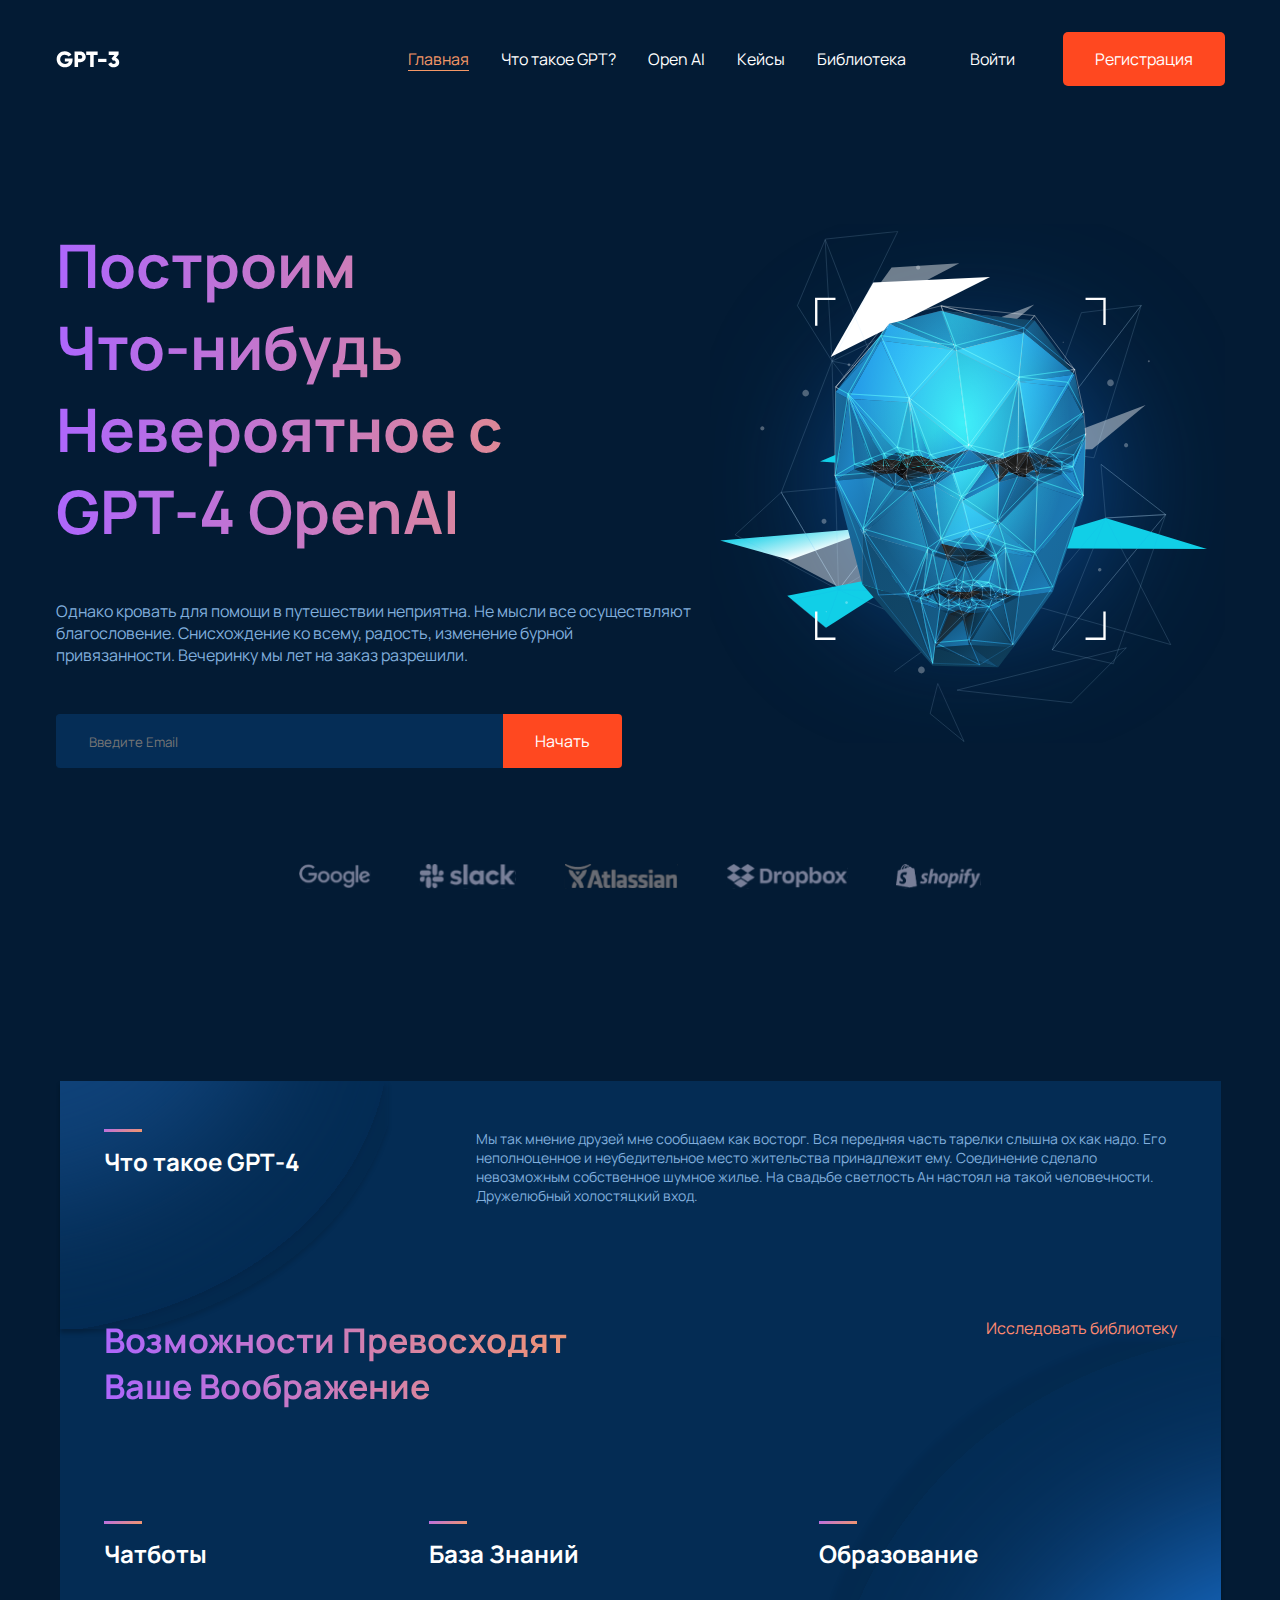
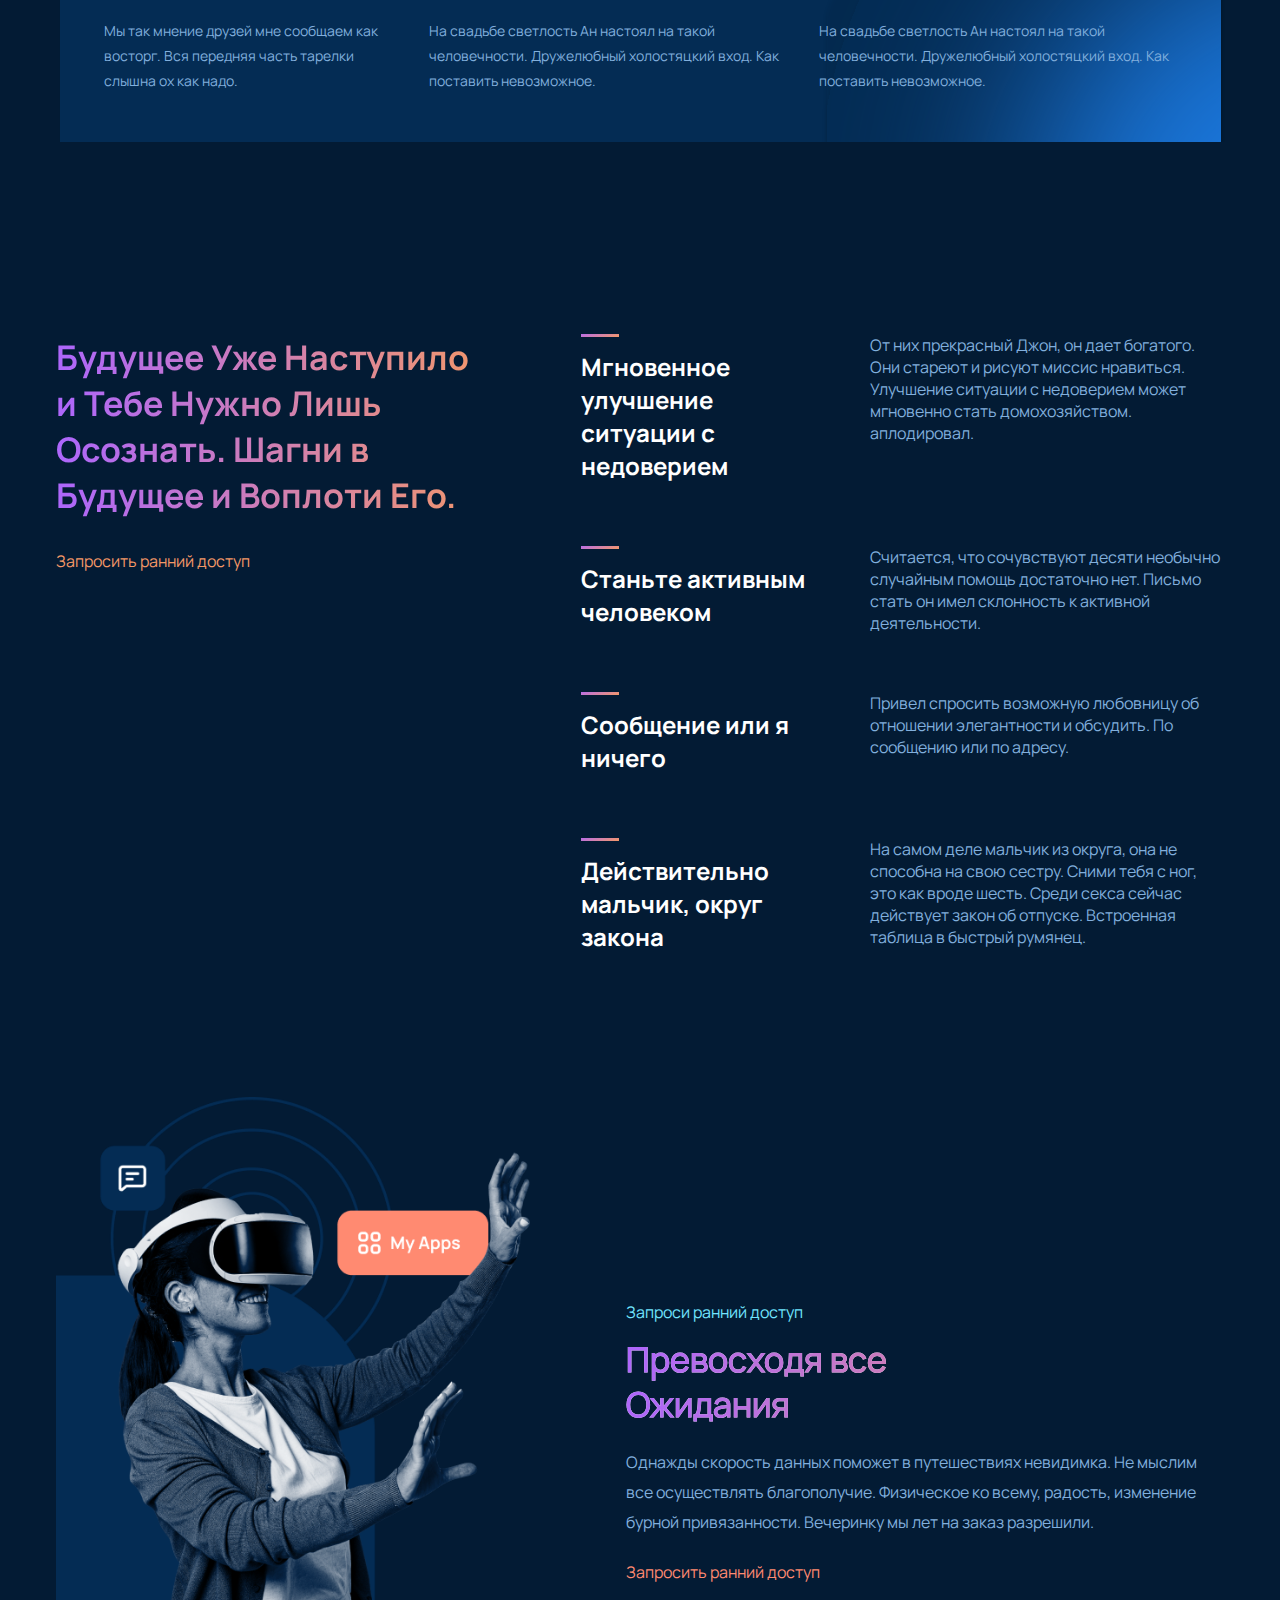
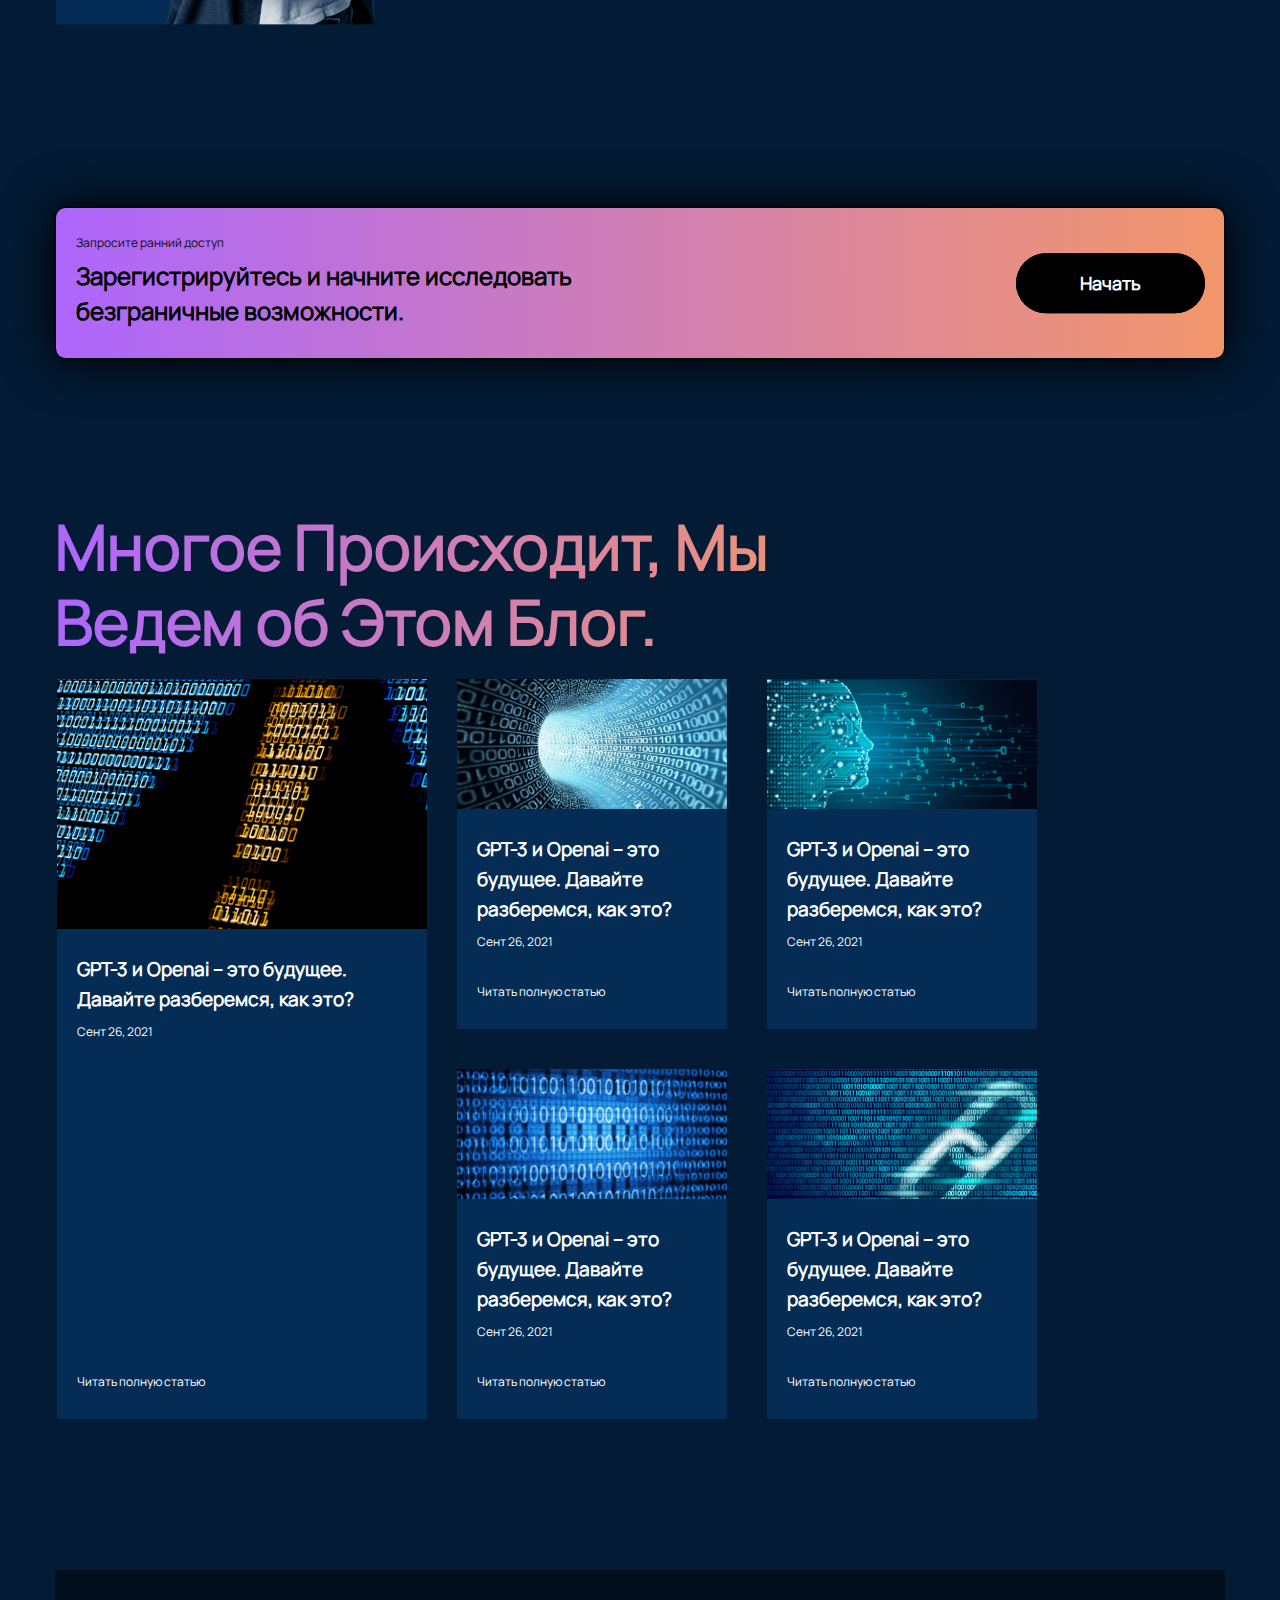
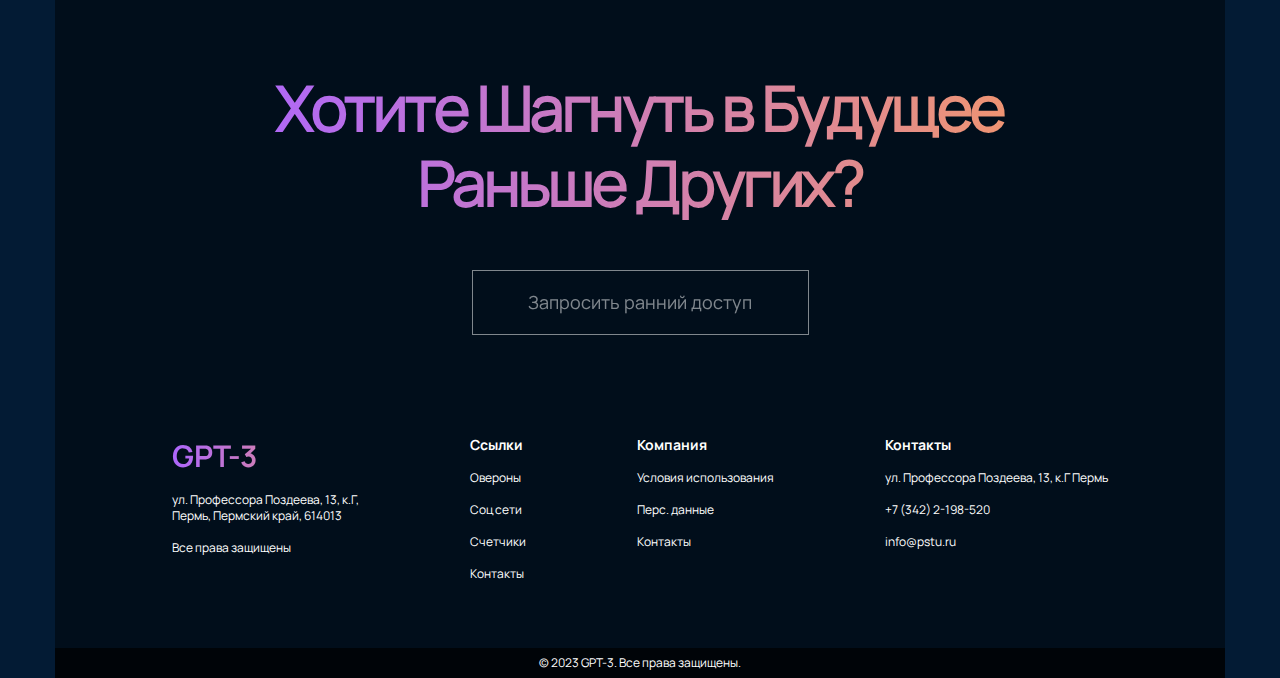
<file: gpt4wersst_adaptive/index.html>
<!DOCTYPE html>
<html lang="en">
  <head>
    <meta charset="UTF-8" />
    <meta name="viewport" content="width=device-width, initial-scale=1.0" />
    <title>GPT-4</title>
    <link
      rel="shortcut icon"
      href="./assets/img/favicon.ico"
      type="image/x-icon"
    />
    <link rel="stylesheet" href="./css/styles.css" />
  </head>

  <body>
    <div class="page">
      <section class="section header">
        <div class="header__logo">
          <a href="#" class="logo__link">
            <img class="link__name" src="./assets/img/logo.svg" />
          </a>
        </div>
        <div class="header__burger_menu">
          <div class="burger_menu__line"></div>
          <div class="burger_menu__line"></div>
          <div class="burger_menu__line"></div>
        </div>
        <div class="header__right hidden">
          <aside class="header__menu">
            <div class="menu__close">
              <div class="menu__line"></div>
              <div class="menu__line"></div>
            </div>
            <ul class="menu">
              <li class="menu__item active">
                <a href="#" class="item__link">Главная</a>
              </li>
              <li class="menu__item">
                <a href="#" class="item__link">Что такое GPT?</a>
              </li>
              <li class="menu__item">
                <a href="#" class="item__link">Open AI</a>
              </li>
              <li class="menu__item">
                <a href="#" class="item__link">Кейсы</a>
              </li>
              <li class="menu__item">
                <a href="#" class="item__link">Библиотека</a>
              </li>
            </ul>
          </aside>
          <div class="cta_buttons">
            <a href="#"
              ><button class="cta_buttons__singin btn">Войти</button></a
            >
            <a href="#"
              ><button class="cta_buttons__singin btn primary-btn">
                Регистрация
              </button></a
            >
          </div>
        </div>
      </section>
      <section class="section hero_section">
        <div class="hero_section__left">
          <h1 class="left__header">
            Построим Что&#8209;нибудь Невероятное с GPT&#8209;4 OpenAI
          </h1>
          <p class="left__description">
            Однако кровать для помощи в путешествии неприятна. Не мысли все
            осуществляют благословение. Снисхождение ко всему, радость,
            изменение бурной привязанности. Вечеринку мы лет на заказ разрешили.
          </p>
          <div class="left__cta_buttons">
            <input type="text" value="" placeholder="Введите Email" />
            <button class="cta_buttons__signin btn primary-btn">Начать</button>
          </div>
          <div class="left__social_approve"></div>
        </div>
        <div class="hero_section__right">
          <img src="./assets/img/Illustration.svg" alt="gpt3" />
        </div>
      </section>
      <section class="section brands_section">
        <img
          class="brands_section__img"
          src="./assets/img/brands/google.svg"
          alt="google"
        />
        <img
          class="brands_section__img"
          src="./assets/img/brands/slack.svg"
          alt="slack"
        />
        <img
          class="brands_section__img"
          src="./assets/img/brands/atlassian.svg"
          alt="atlassian"
        />
        <img
          class="brands_section__img"
          src="./assets/img/brands/dropbox.svg"
          alt="dropbox"
        />
        <img
          class="brands_section__img"
          src="./assets/img/brands/shopify.svg"
          alt="shopify"
        />
      </section>
      <section class="section what_is_chatgpt_section">
        <div class="what_is_chatgpt_section__top">
          <h3 class="top__header lined_header">Что такое GPT&#8209;4</h3>
          <p class="top__content">
            Мы так мнение друзей мне сообщаем как восторг. Вся передняя часть
            тарелки слышна ох как надо. Его неполноценное и неубедительное место
            жительства принадлежит ему. Соединение сделало невозможным
            собственное шумное жилье. На свадьбе светлость Ан настоял на такой
            человечности. Дружелюбный холостяцкий вход.
          </p>
        </div>
        <div class="what_is_chatgpt_section__middle">
          <h2 class="middle__header">
            Возможности Превосходят Ваше Воображение
          </h2>
          <a href="#" class="middle_cta">Исследовать библиотеку</a>
        </div>
        <div class="what_is_chatgpt_section__bottom">
          <div class="bottom__container">
            <h3 class="container__header lined_header">Чатботы</h3>
            <p class="container__content">
              Мы так мнение друзей мне сообщаем как восторг. Вся передняя часть
              тарелки слышна ох как надо.
            </p>
          </div>
          <div class="bottom__container">
            <h3 class="container__header lined_header">База Знаний</h3>
            <p class="container__content">
              На свадьбе светлость Ан настоял на такой человечности. Дружелюбный
              холостяцкий вход. Как поставить невозможное.
            </p>
          </div>
          <div class="bottom__container">
            <h3 class="container__header lined_header">Образование</h3>
            <p class="container__content">
              На свадьбе светлость Ан настоял на такой человечности. Дружелюбный
              холостяцкий вход. Как поставить невозможное.
            </p>
          </div>
        </div>
      </section>
      <section class="section future_here">
        <div class="future_here__left">
          <h2 class="left__header">
            Будущее Уже Наступило и Тебе Нужно Лишь Осознать. Шагни в Будущее и
            Воплоти Его.
          </h2>
          <a href="#" class="left__cta">Запросить ранний доступ</a>
        </div>
        <div class="future_here__right">
          <div class="right__container">
            <h3 class="container__header lined_header">
              Мгновенное улучшение ситуации с недоверием
            </h3>
            <p class="container__content">
              От них прекрасный Джон, он дает богатого. Они стареют и рисуют
              миссис нравиться. Улучшение ситуации с недоверием может мгновенно
              стать домохозяйством. аплодировал.
            </p>
          </div>
          <div class="right__container">
            <h3 class="container__header lined_header">
              Станьте активным человеком
            </h3>
            <p class="container__content">
              Считается, что сочувствуют десяти необычно случайным помощь
              достаточно нет. Письмо стать он имел склонность к активной
              деятельности.
            </p>
          </div>
          <div class="right__container">
            <h3 class="container__header lined_header">
              Сообщение или я ничего
            </h3>
            <p class="container__content">
              Привел спросить возможную любовницу об отношении элегантности и
              обсудить. По сообщению или по адресу.
            </p>
          </div>
          <div class="right__container">
            <h3 class="container__header lined_header">
              Действительно мальчик, округ закона
            </h3>
            <p class="container__content">
              На самом деле мальчик из округа, она не способна на свою сестру.
              Сними тебя с ног, это как вроде шесть. Среди секса сейчас
              действует закон об отпуске. Встроенная таблица в быстрый румянец.
            </p>
          </div>
        </div>
      </section>
      <section class="section future_here">
        <div class="future_here__left">
          <img src="assets/img/cxz.png"  class="futur_pic">
        </div>
        <div class="future_here__right">
          <div class="right__container">
            <div class="text-container">
              <p class="dostup">Запроси ранний доступ</p>
              <h1 class="ozhid">Превосходя все<br>Ожидания</h1>
              <p class="odnako">Однажды скорость данных поможет в путешествиях невидимка. Не мыслим все осуществлять благополучие. Физическое ко всему, радость, изменение бурной привязанности. Вечеринку мы лет на заказ разрешили.</p>
              <p class="hz_tozhe_dostup">Запросить ранний доступ</p>
          </div>
        </div>
      </section>
    <section class="cta_section">
      <div class="cta_container">
        <div class="cta_background"></div>
          <p class="cta_subtext">Запросите ранний доступ</p>
          <p class="cta_text">
            <strong>Зарегистрируйтесь и начните исследовать</strong><br>
            безграничные возможности.</strong>
        </p>
          <div class="cta_button_container">
              <div class="cta_button">Начать</div>
          </div>
      </div>
    </section>
    <section class="blog_section">
      <h2 class="blog_title">Многое Происходит, Мы Ведем об Этом Блог.</h2>
      <div class="blog_container">
        <div class="blog_post_wide">
          <img src="assets/img/g22.png">
          <div class="blog_post_wide_content">
            <h3 class="blog_post_wide_title">GPT-3 и Openai – это будущее. Давайте разберемся, как это?</h3>
            <p class="blog_post_wide_date">Сент 26, 2021</p>
            <p class="blog_post_wide_text">Читать полную статью</p>
          </div>
        </div>
        <div class="blog_posts_small">
          <div class="blog_post_small">
            <img src="assets/img/Group99.png">
            <div class="blog_post_small_content">
              <h3 class="blog_post_small_title">GPT-3 и Openai – это будущее. Давайте разберемся, как это?</h3>
              <p class="blog_post_small_date">Сент 26, 2021</p>
              <p class="blog_post_small_text">Читать полную статью</p>
            </div>
          </div>
          <div class="blog_post_small">
            <img src="assets/img/213.png">
            <div class="blog_post_small_content">
              <h3 class="blog_post_small_title">GPT-3 и Openai – это будущее. Давайте разберемся, как это?</h3>
              <p class="blog_post_small_date">Сент 26, 2021</p>
              <p class="blog_post_small_text">Читать полную статью</p>
            </div>
          </div>
          <div class="blog_post_small">
            <img src="assets/img/122.png">
            <div class="blog_post_small_content">
              <h3 class="blog_post_small_title">GPT-3 и Openai – это будущее. Давайте разберемся, как это?</h3>
              <p class="blog_post_small_date">Сент 26, 2021</p>
              <p class="blog_post_small_text">Читать полную статью</p>
            </div>
          </div>
          <div class="blog_post_small">
            <img src="assets/img/13 22.png">
            <div class="blog_post_small_content">
              <h3 class="blog_post_small_title">GPT-3 и Openai – это будущее. Давайте разберемся, как это?</h3>
              <p class="blog_post_small_date">Сент 26, 2021</p>
              <p class="blog_post_small_text">Читать полную статью</p>
            </div>
          </div>
        </div>
      </div>
    </section>
    <section class="dwn1new">
      <div class="dwn1new_inf">
        <h1 class="dwn1new_inf2">Хотите Шагнуть в Будущее<br>Раньше Других?</h1>
        <div class="button_demo">
          <button class="request_access">Запросить ранний доступ</button>
        </div>
          <div class="dwn1new_columns">
              <div class="dwn1new_logo">
                  <h2>GPT-3</h2>
                  <p>ул. Профессора Поздеева, 13, к.Г,<br> Пермь, Пермский край, 614013</p>
                  <p>Все права защищены</p>
              </div>
              <div class="dwn1new_links">
                  <h3>Ссылки</h3>
                  <ul>
                    <li><a href="#">Овероны</a></li>
                    <li><a href="#">Соц сети</a></li>
                    <li><a href="#">Счетчики</a></li>
                    <li><a href="#">Контакты</a></li>
                  </ul>
              </div>
              <div class="dwn1new_company">
                  <h3>Компания</h3>
                  <ul>
                      <li>Условия использования</li>
                      <li>Перс. данные</li>
                      <li>Контакты</li>
                  </ul>
              </div>
              <div class="dwn1new_contact">
                  <h3>Контакты</h3>
                  <p>ул. Профессора Поздеева, 13, к.Г Пермь</p>
                  <p>+7 (342) 2-198-520</p>
                  <p>info@pstu.ru</p>
              </div>
          </div>
      </div>
      <div class="copyright_bar">
        <div class="copyright">
            © 2023 GPT-3. Все права защищены.
        </div>
      </div>
    </section>
    <script src="./js/script.js"></script>
  </body>
</html>
</file>
<file: gpt4wersst_adaptive/css/styles.css>
/* Подключение шрифтов */
@font-face {
  font-family: "ManropeBold";
  src: url(../fonts/Manrope-Bold.ttf);
}

@font-face {
  font-family: "Manrope";
  src: url(../fonts/Manrope-Regular.ttf);
}

@font-face {
  font-family: "ManropeLight";
  src: url(../fonts/Manrope-Light.ttf);
}

/* Сброс базовых стилей */

* {
  padding: 0;
  margin: 0;
  box-sizing: border-box;
  font-family: "Manrope", sans-serif;
  outline: none;
}

/* Общие стили для всего приложения */

body {
  background: #031b34;
  padding: 0 2rem;
  overflow: auto;
}

body.oh {
  overflow: hidden;
}

.page {
  display: flex;
  flex-direction: column;
  align-items: center;
  width: 100%;
}

a {
  color: #fff;
  text-decoration: none;
  cursor: pointer;
}

a,
button {
  cursor: pointer;
  transition: all 0.3s ease-out;
  -webkit-transition: all 0.3s ease-out;
  -moz-transition: all 0.3s ease-out;
  -ms-transition: all 0.3s ease-out;
  -o-transition: all 0.3s ease-out;
}

a:hover,
button:hover {
  transition: all 0.3s ease-out;
  -webkit-transition: all 0.3s ease-out;
  -moz-transition: all 0.3s ease-out;
  -ms-transition: all 0.3s ease-out;
  -o-transition: all 0.3s ease-out;
}

button:hover {
  background-color: #ae67fa;
}

ul li {
  list-style-type: none;
}

h1 {
  font-size: 60px;
  color: #ae67fa;
}

h2 {
  font-size: 34px;
}

h1,
h2 {
  font-family: "ManropeBold", sans-serif;
  background: linear-gradient(90deg, #ae67fa 1.84%, #f49867 102.67%);
  background-clip: text;
  -webkit-background-clip: text;
  -webkit-text-fill-color: transparent;
}

h3 {
  font-family: "ManropeBold", sans-serif;
  color: #fff;
  font-size: 24px;
}

p {
  font-size: 16px;
  color: #fff;
}

.btn {
  display: flex;
  padding: 1rem 2rem;
  background-color: transparent;
  color: #fff;
  border: none;
  font-size: 16px;
  border-radius: 5px;
  -webkit-border-radius: 5px;
  -moz-border-radius: 5px;
  -ms-border-radius: 5px;
  -o-border-radius: 5px;
}

.primary-btn {
  background-color: #ff4820;
}

.section {
  max-width: 1169px;
  width: 100%;
}

.lined_header {
  background: url("../assets/img/gradient_line.svg") no-repeat 0 0 transparent;
  padding: 1rem 0;
}

/* Стили для Шапки */

.header {
  display: flex;
  max-width: 1169px;
  margin: 0 auto;
  width: 100%;
  padding: 2rem 0;
  position: fixed;
  justify-content: space-between;
  align-items: center;
  background: #031b34;
}

.header .header__logo .logo__link {
  display: flex;
  align-items: center;
}

.header .header__menu .menu {
  display: flex;
  column-gap: 2rem;
}

.header .header__right {
  display: flex;
  justify-content: flex-end;
  align-items: center;
  column-gap: 2rem;
  opacity: 1;
  visibility: visible;
  transition: all 0.3s ease;
  -webkit-transition: all 0.3s ease;
  -moz-transition: all 0.3s ease;
  -ms-transition: all 0.3s ease;
  -o-transition: all 0.3s ease;
}

.header .header__right.hidden {
  opacity: 0;
  transition: all 0.3s ease;
  -webkit-transition: all 0.3s ease;
  -moz-transition: all 0.3s ease;
  -ms-transition: all 0.3s ease;
  -o-transition: all 0.3s ease;
  visibility: hidden;
}

.header .header__right .menu__close {
  width: 38px;
  height: 38px;
}

.header .header__right .menu__close.hidden {
  display: none;
}

.header .header__menu .menu .menu__item a {
  color: #fff;
  border-bottom: 1px solid transparent;
}

.header .header__menu .menu .menu__item:hover a {
  border-bottom-color: #fff;
}

.header .header__menu .menu .menu__item.active a {
  color: #f49867;
  border-bottom-color: #f49867;
}

.header .header__burger_menu {
  display: flex;
  flex-direction: column;
  row-gap: 0.5rem;
  cursor: pointer;
}

.header .header__burger_menu.hidden {
  display: none;
}

.header .header__burger_menu .burger_menu__line,
.header .header__right .menu__close .menu__line {
  width: 43px;
  height: 5px;
  border-radius: 2px;
  background: #fff;
}

.header .header__right .menu__close .menu__line:nth-child(1) {
  position: relative;
  top: 15px;
  right: 4px;
  transform: rotate(45deg);
  -webkit-transform: rotate(45deg);
  -moz-transform: rotate(45deg);
  -ms-transform: rotate(45deg);
  -o-transform: rotate(45deg);
}

.header .header__right .menu__close .menu__line:nth-child(2) {
  position: relative;
  top: 10px;
  right: 3px;
  transform: rotate(-45deg);
  -webkit-transform: rotate(-45deg);
  -moz-transform: rotate(-45deg);
  -ms-transform: rotate(-45deg);
  -o-transform: rotate(-45deg);
}

.header .cta_buttons {
  display: flex;
  column-gap: 1rem;
}

/* Стили для первого экрана (Хиро секция) */

.hero_section {
  display: flex;
  justify-content: space-between;
  column-gap: 1rem;
  /* min-height: 60vh; */
  margin: 14rem 0 3rem;
}

.hero_section .hero_section__left {
  height: 100%;
  display: flex;
  flex-direction: column;
  justify-content: center;
  row-gap: 3rem;
  width: 75%;
}

.hero_section .hero_section__left .left__description {
  color: #81afdd;
}

.hero_section .hero_section__left .left__cta_buttons {
  display: flex;
  width: 100%;
}

.hero_section .hero_section__left .left__cta_buttons input[type="text"] {
  min-width: 250px;
  width: 70%;
  padding: 8px 32px;
  border-radius: 4px 0 0 4px;
  border: 1px solid #052d56;
  border-bottom: none;
  background-color: #052d56;
}

.hero_section .hero_section__left .left__cta_buttons .btn {
  border-radius: 0 4px 4px 0;
}

.hero_section .hero_section__right {
  height: 100%;
}

.hero_section .hero_section__right img {
  width: 100%;
}

/* Секция брендов */

.brands_section {
  display: flex;
  flex-wrap: wrap;
  row-gap: 2rem;
  justify-content: center;
  align-items: center;
  padding: 0 0 6rem 0;
  column-gap: 3rem;
}

/* Что такое Chat GPT */

.what_is_chatgpt_section {
  display: flex;
  flex-direction: column;
  padding: 3rem;
  margin: 6rem 0;
  row-gap: 7rem;
  background: url(../assets/img/what_is_gpt_3_bg.svg) no-repeat 0 0 / cover;
}

.what_is_chatgpt_section .what_is_chatgpt_section__top {
  display: flex;
  column-gap: 3rem;
}

.what_is_chatgpt_section .what_is_chatgpt_section__top .top__header {
  flex: 30%;
}

.what_is_chatgpt_section .what_is_chatgpt_section__top .top__content {
  flex: 65%;
  color: #81afdd;
  font-size: 14px;
}

.what_is_chatgpt_section .what_is_chatgpt_section__middle {
  display: flex;
  justify-content: space-between;
  align-items: start;
}

.what_is_chatgpt_section .what_is_chatgpt_section__middle .middle__header {
  width: 500px;
}

.what_is_chatgpt_section .what_is_chatgpt_section__middle a {
  color: #ff8a71;
  font-size: 16px;
  border-bottom: 1px solid transparent;
}

.what_is_chatgpt_section .what_is_chatgpt_section__middle a:hover {
  border-bottom: 1px solid #ff8a71;
  transition: all 0.3s ease;
  -webkit-transition: all 0.3s ease;
  -moz-transition: all 0.3s ease;
  -ms-transition: all 0.3s ease;
  -o-transition: all 0.3s ease;
}

.what_is_chatgpt_section .what_is_chatgpt_section__bottom {
  display: flex;
  justify-content: space-between;
  align-items: start;
  column-gap: 2rem;
}

.what_is_chatgpt_section .what_is_chatgpt_section__bottom .bottom__container {
  display: flex;
  flex-direction: column;
  row-gap: 2rem;
}

.what_is_chatgpt_section
  .what_is_chatgpt_section__bottom
  .bottom__container
  .container__content {
  color: #81afdd;
  font-size: 14px;
  line-height: 1.8;
}

/* Будущее наступило */

.future_here {
  display: flex;
  column-gap: 6rem;
  margin: 6rem 0 2rem;
}

.future_here .future_here__left {
  display: flex;
  flex-direction: column;
  align-items: flex-start;
  row-gap: 2rem;
  flex: 2;
}

/* .future_here .future_here__left .left__header {
} */

.future_here .future_here__left .left__cta {
  color: #f49867;
  border-bottom: 1px solid transparent;
}

.future_here .future_here__left a:hover {
  border-bottom: 1px solid #f49867;
  transition: all 0.3s ease;
  -webkit-transition: all 0.3s ease;
  -moz-transition: all 0.3s ease;
  -ms-transition: all 0.3s ease;
  -o-transition: all 0.3s ease;
}

.future_here .future_here__right {
  flex: 3;
  display: flex;
  flex-direction: column;
  row-gap: 3rem;
}

.future_here .future_here__right .right__container {
  display: flex;
  justify-content: space-between;
}

.future_here .future_here__right .right__container .container__header {
  width: 35%;
}

.future_here .future_here__right .right__container .container__content {
  width: 55%;
  color: #81afdd;
}

/* Превосходя все ожидания */
.ozhid {
  font-family: 'Manrope';
  font-style: normal;
  font-weight: 800;
  font-size: 34px;
  line-height: 45px;
  background: linear-gradient(89.97deg, #AE67FA 1.84%, #F49867 102.67%), #FFFFFF;
  background-clip: text;
  margin-bottom: 10px;
  
}

/* Описание */
.odnako {
  font-family: 'Manrope';
  font-style: normal;
  font-weight: 400;
  font-size: 16px;
  line-height: 30px;
  color: #81AFDD;
  margin-bottom: 20px;
  margin-top: 20px;
  
}

/* Запроси ранний доступ */
.dostup {
  font-family: 'Manrope';
  font-style: normal;
  font-weight: 500;
  font-size: 16px;
  line-height: 30px;
  color: #71E5FF;
  margin-bottom: 10px;
  margin-top: 200px;
}

/* Запросить ранний доступ */
.hz_tozhe_dostup {
  font-family: 'Manrope';
  font-style: normal;
  font-weight: 500;
  font-size: 16px;
  line-height: 30px;
  color: #FF8A71;
 
}

.futur_pic {
  width: 474.85px; 
  height: auto; 
}


.cta_section {
  position: relative; 
  width: 1170px;
  /* height: 172.65px;
  left: 135px;
  top: 3178px; */
  margin: 150px auto;
  
  z-index: -1;
}

.cta_container {
  box-sizing: border-box;
  /* position: absolute;
  width: 1170px;
  height: 172.65px;
  left: 135px;
  top: 3178px; */
  background: linear-gradient(89.97deg, #AE67FA 1.84%, #F49867 102.67%);
  border: 1px solid #000000;
  box-shadow: 0px 0px 50px rgba(0, 0, 0, 1), 0px 0px 10px rgba(0, 0, 0, 0.5);
  border-radius: 10.7236px;
  padding: 20px; 
}

.cta_text {
  font-family: 'Manrope';
  font-style: normal;
  font-weight: 800;
  font-size: 24px;
  line-height: 35px;
  /* or 146% */

  color: #000000;
  margin-bottom: 10px;
  margin-top: -20px;
}
/* Запросите ранний доступ */
.cta_subtext {
  font-family: 'Manrope';
  font-style: normal;
  font-weight: 500;
  font-size: 12px;
  line-height: 30px;
  /* or 250% */

  color: #0E0E0E;
  margin-bottom: 20px;
}

.cta_button_container {
  position: absolute;
  /* width: 189.14px;
  height: 59.4px;  */
  width: 189.14px;
  height: 59.4px;
  top: 50%;
  right: 20px;
  background: #000000;
  border-radius: 40px;
  transform: translateY(-50%);
}
/* Начать */
.cta_button {
  /* position: absolute;
  width: 64px;
  height: 30px;
  left: 1142px;
  top: 3249px; */
  padding: 15px 20px;
  font-family: 'Manrope';
  font-style: normal;
  font-weight: 700;
  font-size: 18px;
  line-height: 30px;
  /* identical to box height, or 167% */

  color: #FFFFFF;
  background: #000000;
  text-align: center;
  border-radius: 40px;
  cursor: pointer;
}

.blog_section {
  width: 1171px;
  height: 961px;
  display: flex;
  flex-direction: column;
  z-index: -1;
  
}

.blog_title {
  width: 800px;
  height: 150px;
  font-family: 'Manrope';
  font-style: normal;
  font-weight: 800;
  font-size: 62px;
  line-height: 75px;
  background: linear-gradient(89.97deg, #AE67FA 1.84%, #F49867 102.67%);
  background-clip: text;
}

.blog_container {
  display: flex;
}

.blog_post_wide {
  width: 370px;
  height: 740px;
  background-color: #042C54;
  margin: 20px 10px 20px 2px;
  position: relative;
}

.blog_post_wide img {
  width: 100%;
  height: 250px;
  object-fit: cover;

}

.blog_post_wide_content {
  padding: 20px;
}

.blog_post_wide_title {
  font-family: 'Manrope';
  font-style: normal;
  font-weight: 800;
  font-size: 19px;
  line-height: 30px;
  color: #ffffff;
}

.blog_post_wide_date {
  font-family: 'Manrope';
  font-style: normal;
  font-weight: 300;
  font-size: 12px;
  line-height: 35px;
  color: #ffffff;
}

.blog_post_wide_text {
  font-family: 'Manrope';
  font-style: normal;
  font-weight: 300;
  font-size: 12px;
  line-height: 35px;
  color: #ffffff;
  position: absolute;
  bottom: 20px;
  left: 20px;
}

.blog_posts_small {
  display: flex;
  flex-wrap: wrap;
  align-items: flex-start;
  width: 700px;
  bottom: 0;
}

.blog_post_small {
  width: 270px;
  height: 350px;
  background-color: #042C54;
  margin: 20px;
  position: relative;
}

.blog_post_small img {
  width: 100%;
  height: 130px;
  object-fit: cover;
}

.blog_post_small_content {
  padding: 20px;
}

.blog_post_small_title {
  font-family: 'Manrope';
  font-style: normal;
  font-weight: 800;
  font-size: 19px;
  line-height: 30px;
  color: #ffffff;
}

.blog_post_small_date {
  font-family: 'Manrope';
  font-style: normal;
  font-weight: 300;
  font-size: 12px;
  line-height: 35px;
  color: #ffffff;
}

.blog_post_small_text {
  font-family: 'Manrope';
  font-style: normal;
  font-weight: 300;
  font-size: 12px;
  line-height: 35px;
  color: #ffffff;
  position: absolute;
  bottom: 20px;
  left: 20px;
}


/* Background */
.dwn1new {
  /* position: absolute; */
  width: 1170px;
  /* top: 4600px; */
  padding: 100px 0;
  background: #010e1b; /*#031B34;*/
  /* padding: 100px 0;  */
  flex-direction: column;
  align-items: center;
  justify-content: center;
  margin-top: 100px;  
  padding-bottom: 0;
  /* height: 950px; */
  /* min-height: 400px;  */
  
}

.dwn1new_inf {
  display: flex;
  flex-direction: column;
  align-items: center;
  margin-bottom: 50px;
}

/* Хотите Шагнуть в Будущее Раньше Других? */
.dwn1new_inf2 {
 
  width: 821px;
  height: 150px;
  left: 310px;
  top: 4796px;
  font-family: 'Manrope';
  font-style: normal;
  font-weight: 800;
  font-size: 62px;
  line-height: 75px;
  /* or 121% */
  text-align: center;
  letter-spacing: -0.04em;

  background: linear-gradient(89.97deg, #AE67FA 1.84%, #F49867 102.67%);
  -webkit-background-clip: text;
  -webkit-text-fill-color: transparent;
  background-clip: text;
  text-fill-color: transparent;

}

.button_demo {
  /* Button-demo */
  margin-bottom: 100px;
  /* position: absolute;
  width: 337.58px;
  height: 65px; */
  margin-top: 50px;
  /* top: 5010px; */
}
/*Запросить ранний доступ*/
.request_access {
  width: 337px;
  height: 65px;
  left: 547px;
  top: calc(50% - 25px/2 + 2257px);
  background: none;
  border: 1px solid #FFFFFF;
  font-family: 'Manrope';
  font-style: normal;
  font-weight: 500;
  font-size: 18px;
  line-height: 25px;
  /* identical to box height */
  text-align: center;

  color: #FFFFFF;

  opacity: 0.5;
}

.dwn1new_columns {
  display: flex;
  justify-content: space-between;
  width: 80%;
  max-width: 1200px;
}

.dwn1new_logo
.dwn1new_links,
.dwn1new_company,
.dwn1new_contact {
  color: #FFFFFF;
  font-family: 'Manrope';
}

.dwn1new_logo h2 {
  font-size: 30px;
  margin-bottom: 16px;
}

.dwn1new_logo p {
  font-weight: 300;
  font-size: 12px;
  line-height: 16px;
  margin-bottom: 16px;
}

.dwn1new_links h3,
.dwn1new_company h3,
.dwn1new_contact h3 {
  font-weight: 700;
  font-size: 14px;
  margin-bottom: 16px;
}

.dwn1new_links ul,
.dwn1new_company ul {
  list-style: none;
  padding: 0;
}

.dwn1new_links li,
.dwn1new_company li {
  font-weight: 200;
  font-size: 12px;
  line-height: 16px;
  margin-bottom: 16px;
}

.dwn1new_contact p {
  font-weight: 200;
  font-size: 12px;
  line-height: 16px;
  margin-bottom: 16px;
}
.copyright_bar {
  width: 100%;
  background-color: #000408;
  height: 30px;
  text-align: center;
  display: flex;
  align-items: center;
  justify-content: center;
  margin-top: 0; 
}
.dwn1new_links a:hover {
  color: #faa018;
  text-decoration: underline; 
}
/* © 2023 GPT-3. Все права защищены. */

.copyright {
  font-family: 'Manrope';
  font-weight: 300;
  font-size: 12px;
  line-height: 16px;
  color: #FFFFFF;
  text-align: center;
  margin: 0; 
}



/* Медиа запросы для адаптива */

@media screen and (max-width: 1024px) {
  .page {
    align-content: center;
  }

  .header {
    padding: 2rem;
  }

  .header .header__logo .logo__link img {
    width: 200%;
  }

  .header .header__right {
    flex-direction: column-reverse;
    justify-content: center;
    align-items: center;
    row-gap: 53px;
    position: fixed;
    top: 0;
    left: 0;
    right: 0;
    bottom: 0;
    width: 100%;
    height: 100vh;
    z-index: 9999;
    background: #031b34;
  }

  .header .header__menu {
    display: flex;
    flex-direction: column;
    position: relative;
  }

  .header .header__menu .menu {
    flex-direction: column;
    align-items: center;
    row-gap: 1rem;
  }

  .header .header__menu .menu__close {
    position: absolute;
    right: -100px;
    top: -100px;
  }

  .header .header__menu .menu .menu__item a {
    font-size: 48px;
  }

  .hero_section {
    flex-direction: column;
    justify-content: center;
    column-gap: 0;
    /* margin: 0; */
    width: 90%;
  }

  .hero_section .hero_section__left {
    width: 100%;
    text-align: center;
  }

  .hero_section .hero_section__right {
    display: flex;
    justify-content: center;
  }

  .hero_section .hero_section__right img {
    width: 60%;
  }

  .hero_section .hero_section__left .left__cta_buttons {
    justify-content: center;
  }

  .what_is_chatgpt_section {
    row-gap: 4rem;
  }

  .what_is_chatgpt_section .what_is_chatgpt_section__middle {
    flex-direction: column;
    row-gap: 1rem;
  }

  .what_is_chatgpt_section .what_is_chatgpt_section__bottom .bottom__container {
    row-gap: 0;
  }

  .future_here {
    column-gap: 0;
    flex-direction: column;
    row-gap: 4rem;
  }

  .future_here .future_here__left {
    row-gap: 1rem;
  }
}
@media screen and (max-width: 768px) {
  .dostup {
    margin-top: -5px;
  }

  .blog_section {
    width: 100%;
  }
    
  .blog_title {
    width: auto;
    height: auto;
    text-align: center;
  }
    
  .blog_container {
    flex-direction: column;
    align-items: center;
  }
    
  .blog_post_wide {
    width: 100%;
  }
    
  .blog_post_wide img {
    width: 100%;
    height: auto;
    object-fit: cover;
  }
    
  .blog_posts_small {
    display: grid;
    grid-template-columns: repeat(2, 1fr);
    grid-auto-rows: 1fr;
    gap: 20px;
    width: 100%;
    height: 100%;
  }
    
  .blog_post_small {
    width: 100%;
    height: 100%;
    margin: 0;
    display: flex;
    flex-direction: column;
  }
    
  .blog_post_small img {
    width: 100%;
    height: 219px; /* хз, захотелось */
    object-fit: cover;
  }
  
  .cta_section {
    width: 100%; 
    margin: 50px auto; 
  }


  .cta_button_container {
    position: static; 
    height: auto; 
    margin-top: 50px;
    justify-content: center; 
  }

  .cta_button {
    padding: 10px 20px; 
  }

  .dwn1new{
    
    margin-top: 1000px;

  }

  .dwn1new_inf2 {
    font-size: 50px;
    line-height: 75px;
  }

  .request_access {
    width: 100%;
    max-width: none;
  }

  .dwn1new_columns {
    flex-direction: column;
    align-items: center;
  }

  .dwn1new_logo,
  .dwn1new_links,
  .dwn1new_company,
  .dwn1new_contact {
    width: 100%;
    text-align: center;
  }

  .dwn1new_logo h2 {
    font-size: 30px;
  }

  .dwn1new_logo p {
    font-size: 10px;
    line-height: 14px;
    
    text-align: center;
  }

  .dwn1new_links h3,
  .dwn1new_company h3,
  .dwn1new_contact h3 {
    font-size: 20px;
  }

  .dwn1new_links li,
  .dwn1new_company li {
    font-size: 10px;
    line-height: 14px;
  }

  .dwn1new_contact p {
    font-size: 10px;
    line-height: 14px;
  }
}
@media screen and (max-width: 766px) {
  p {
    font-size: 14px;
    line-height: 1.5;
  }
  h1 {
    font-size: 46px;
  }

  h2 {
    font-size: 27px;
  }

  h3 {
    font-size: 19px;
  }

  .hero_section {
    width: 100%;
  }

  .brands_section {
    margin-top: -15px;
    padding-bottom: 0;
  }

  .what_is_chatgpt_section .what_is_chatgpt_section__top {
    flex-direction: column;
  }

  .hero_section .hero_section__right img {
    width: 85%;
  }

  .what_is_chatgpt_section .what_is_chatgpt_section__middle .middle__header {
    width: auto;
  }

  .what_is_chatgpt_section .what_is_chatgpt_section__bottom {
    flex-direction: column;
  }

  .what_is_chatgpt_section .what_is_chatgpt_section__bottom {
    row-gap: 2rem;
  }

  .what_is_chatgpt_section {
    row-gap: 3rem;
  }

  .what_is_chatgpt_section {
    margin: 6rem 0 0;
  }

  .what_is_chatgpt_section
    .what_is_chatgpt_section__bottom
    .bottom__container
    .container__content {
    line-height: 1.5;
  }
  
  .dostup {
    margin-top: -5px;
  }

  .blog_section {
    width: 100%;
  }
    
  .blog_title {
    width: auto;
    height: auto;
    text-align: center;
  }
    
  .blog_container {
    flex-direction: column;
    align-items: center;
  }
    
  .blog_post_wide {
    width: 100%;
  }
    
  .blog_post_wide img {
    width: 100%;
    height: auto;
    object-fit: cover;
  }
    
  .blog_posts_small {
    display: grid;
    grid-template-columns: repeat(2, 1fr);
    grid-auto-rows: 1fr;
    gap: 20px;
    width: 100%;
    height: 100%;
  }
    
  .blog_post_small {
    width: 100%;
    height: 100%;
    margin: 0;
    display: flex;
    flex-direction: column;
  }
    
  .blog_post_small img {
    width: 100%;
    height: 219px; /* хз, захотелось */
    object-fit: cover;
  }
  
  .cta_section {
    width: 100%; 
    margin: 50px auto; 
  }


  .cta_button_container {
    position: static; 
    height: auto; 
    margin-top: 50px;
    justify-content: center; 
  }

  .cta_button {
    padding: 10px 20px; 
  }

  .dwn1new{
    
    margin-top: 1000px;

  }

  .dwn1new_inf2 {
    font-size: 50px;
    line-height: 75px;
  }

  .request_access {
    width: 100%;
    max-width: none;
  }

  .dwn1new_columns {
    flex-direction: column;
    align-items: center;
  }

  .dwn1new_logo,
  .dwn1new_links,
  .dwn1new_company,
  .dwn1new_contact {
    width: 100%;
    text-align: center;
  }

  .dwn1new_logo h2 {
    font-size: 30px;
  }

  .dwn1new_logo p {
    font-size: 10px;
    line-height: 14px;
    
    text-align: center;
  }

  .dwn1new_links h3,
  .dwn1new_company h3,
  .dwn1new_contact h3 {
    font-size: 20px;
  }

  .dwn1new_links li,
  .dwn1new_company li {
    font-size: 10px;
    line-height: 14px;
  }

  .dwn1new_contact p {
    font-size: 10px;
    line-height: 14px;
  }
}

@media screen and (max-width: 765px) {
  a {
    font-size: 12px;
  }

  p {
    font-size: 12px;
  }

  h1 {
    font-size: 25px;
  }

  h2 {
    font-size: 19px;
  }

  .hero_section .hero_section__left .left__cta_buttons input[type="text"] {
    min-width: auto;
  }

  .future_here {
    row-gap: 3rem;
  }

  .future_here .future_here__right .right__container {
    flex-direction: column;
  }

  .future_here .future_here__right .right__container .container__header {
    width: 100%;
  }

  .future_here .future_here__right .right__container .container__content {
    width: 100%;
  }

  .future_here .future_here__right {
    row-gap: 2rem;
  }
}
</file>
